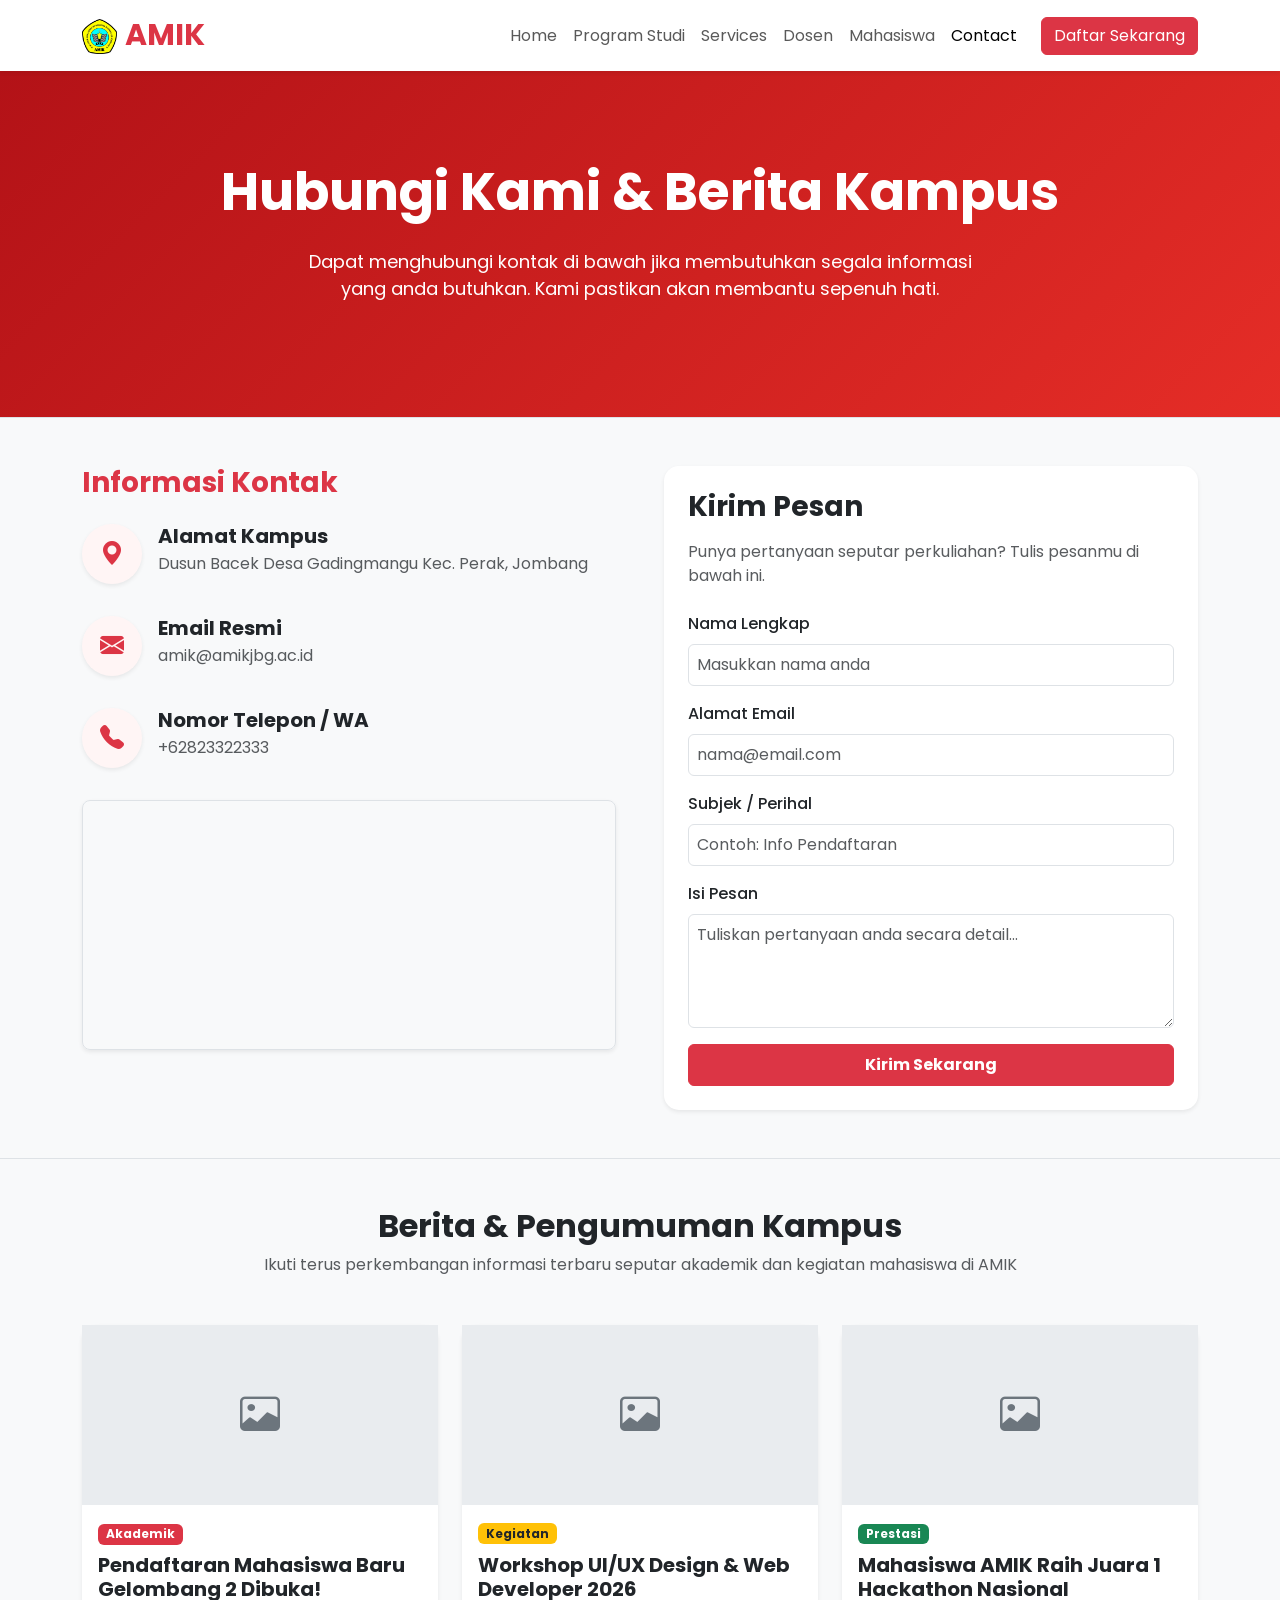
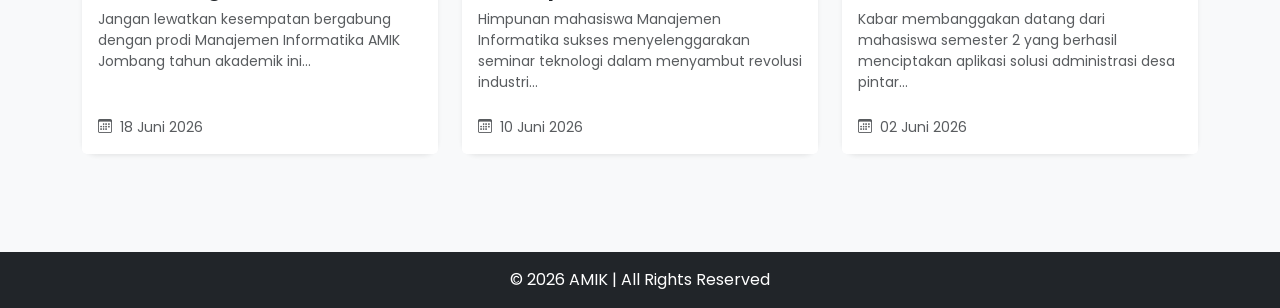
<file: contact.html>
<!DOCTYPE html>
<html lang="id">

<head>
    <meta charset="UTF-8">
    <meta name="viewport" content="width=device-width, initial-scale=1.0">

    <title>Contact & Berita | AMIK</title>

    <link href="https://cdn.jsdelivr.net/npm/bootstrap@5.3.7/dist/css/bootstrap.min.css" rel="stylesheet">
    <link rel="stylesheet" href="https://cdn.jsdelivr.net/npm/bootstrap-icons@1.13.1/font/bootstrap-icons.min.css">
    <link href="https://fonts.googleapis.com/css2?family=Poppins:wght@300;400;500;600;700&display=swap" rel="stylesheet">
    <link rel="stylesheet" href="css/style.css">
    <link rel="icon" type="png" href="logo-amik.png">


    <style>
        /* Animasi Fade Up */
        .fade-up {
            animation: fadeUp 0.8s ease forwards;
            opacity: 0;
            transform: translateY(20px);
        }

        @keyframes fadeUp {
            to {
                opacity: 1;
                transform: translateY(0);
            }
        }

        /* Hover Effect untuk Kartu Berita dan Kontak */
        .custom-card {
            transition: 0.3s ease;
            border: none;
            border-radius: 15px;
        }

        .custom-card:hover {
            transform: translateY(-5px);
            box-shadow: 0 15px 30px rgba(0,0,0,0.1) !important;
        }

        .icon-box {
            width: 60px;
            height: 60px;
            background: #fff5f5;
            color: #dc3545;
            display: flex;
            align-items: center;
            justify-content: center;
            border-radius: 50%;
            font-size: 1.5rem;
        }
    </style>
</head>

<body>

<nav class="navbar navbar-expand-lg navbar-light bg-white shadow-sm sticky-top">
    <div class="container">
        <a class="navbar-brand logo-reveal d-flex align-items-center" href="index.html">
    <!-- Gambar Logo Utama -->
    <div class="logo-img-wrapper">
        <img src="logo-amik.png" alt="Logo AMIK" height="35" class="logo-main">
    </div>
    <!-- Teks AMIK yang Tersembunyi (Akan muncul ke samping) -->
    <span class="logo-text fw-bold text-danger ms-2">AMIK</span>
</a>
        <button class="navbar-toggler" data-bs-toggle="collapse" data-bs-target="#menu">
            <span class="navbar-toggler-icon"></span>
        </button>

        <div class="collapse navbar-collapse" id="menu">
            <ul class="navbar-nav ms-auto">
                <li class="nav-item"><a class="nav-link" href="index.html">Home</a></li>
                <li class="nav-item"><a class="nav-link" href="jurusan.html">Program Studi</a></li>
                <li class="nav-item"><a class="nav-link" href="services.html">Services</a></li>
                <li class="nav-item"><a class="nav-link" href="dosen.html">Dosen</a></li>
                <li class="nav-item"><a class="nav-link" href="mahasiswa.html">Mahasiswa</a></li>
                <li class="nav-item"><a class="nav-link active" href="contact.html">Contact</a></li>
            </ul>
            <a href="#" class="btn btn-danger ms-lg-3">Daftar Sekarang</a>
        </div>
    </div>
</nav>

<section class="hero bg-light border-bottom">
    <div class="container text-center">
        <h1 class="fw-bold">Hubungi Kami & Berita Kampus</h1>
        <p class="mx-auto" style="max-width: 700px;">
    Dapat menghubungi kontak di bawah jika membutuhkan segala informasi yang anda butuhkan. Kami pastikan akan membantu sepenuh hati.
</p>
    </div>
</section>

<section class="py-5">
    <div class="container">
        <div class="row g-5">
            
            <div class="col-lg-6 fade-up" style="animation-delay: 0.1s;">
                <h3 class="fw-bold text-danger mb-4">Informasi Kontak</h3>
                
                <div class="d-flex align-items-start mb-4">
                    <div class="icon-box me-3 shadow-sm">
                        <i class="bi bi-geo-alt-fill"></i>
                    </div>
                    <div>
                        <h5 class="fw-bold mb-1">Alamat Kampus</h5>
                        <p class="text-muted">Dusun Bacek Desa Gadingmangu Kec. Perak, Jombang</p>
                    </div>
                </div>

                <div class="d-flex align-items-start mb-4">
                    <div class="icon-box me-3 shadow-sm">
                        <i class="bi bi-envelope-fill"></i>
                    </div>
                    <div>
                        <h5 class="fw-bold mb-1">Email Resmi</h5>
                        <p class="text-muted">amik@amikjbg.ac.id</p>
                    </div>
                </div>

                <div class="d-flex align-items-start mb-4">
                    <div class="icon-box me-3 shadow-sm">
                        <i class="bi bi-telephone-fill"></i>
                    </div>
                    <div>
                        <h5 class="fw-bold mb-1">Nomor Telepon / WA</h5>
                        <p class="text-muted">+62823322333</p>
                    </div>
                </div>

                <div class="mt-4 rounded-3 overflow-hidden shadow-sm border" style="height: 250px;">
                    <iframe 
                        src="https://www.google.com/maps/embed?pb=!1m18!1m12!1m3!1d3955.096832639652!2d112.15580477500266!3d-7.564420992449552!2m3!1f0!2f0!3f0!3m2!1i1024!2i768!4f13.1!3m3!1m2!1s0x2e78414188e68387%3A0xb2115f92916528c9!2sAMIK%20JOMBANG!5e0!3m2!1sid!2sid!4v1781842578075!5m2!1sid!2sid" 
                        width="100%" height="100%" style="border:0;" allowfullscreen="" loading="lazy" referrerpolicy="no-referrer-when-downgrade">
                    </iframe>
                </div>
            </div>

            <div class="col-lg-6 fade-up" style="animation-delay: 0.3s;">
                <div class="card p-4 shadow-sm border-0 custom-card bg-white">
                    <h3 class="fw-bold mb-3">Kirim Pesan</h3>
                    <p class="text-muted mb-4">Punya pertanyaan seputar perkuliahan? Tulis pesanmu di bawah ini.</p>
                    
                    <form action="#" method="POST">
                        <div class="mb-3">
                            <label class="form-label fw-medium">Nama Lengkap</label>
                            <input type="text" class="form-control p-2" placeholder="Masukkan nama anda" required>
                        </div>
                        <div class="mb-3">
                            <label class="form-label fw-medium">Alamat Email</label>
                            <input type="email" class="form-control p-2" placeholder="nama@email.com" required>
                        </div>
                        <div class="mb-3">
                            <label class="form-label fw-medium">Subjek / Perihal</label>
                            <input type="text" class="form-control p-2" placeholder="Contoh: Info Pendaftaran" required>
                        </div>
                        <div class="mb-3">
                            <label class="form-label fw-medium">Isi Pesan</label>
                            <textarea class="form-control p-2" rows="4" placeholder="Tuliskan pertanyaan anda secara detail..." required></textarea>
                        </div>
                        <button type="submit" class="btn btn-danger w-100 py-2 fw-bold">Kirim Sekarang</button>
                    </form>
                </div>
            </div>

        </div>
    </div>
</section>

<section class="py-5 bg-light border-top">
    <div class="container">
        
        <div class="text-center mb-5 fade-up" style="animation-delay: 0.1s;">
            <h2 class="fw-bold">Berita & Pengumuman Kampus</h2>
            <p class="text-muted">Ikuti terus perkembangan informasi terbaru seputar akademik dan kegiatan mahasiswa di AMIK</p>
        </div>

        <div class="row g-4">
            
            <div class="col-md-4 fade-up" style="animation-delay: 0.2s;">
                <div class="card h-100 shadow-sm custom-card">
                    <div style="height: 180px; background: #e9ecef;" class="d-flex align-items-center justify-content-center text-muted">
                        <i class="bi bi-image fs-1 text-secondary"></i>
                    </div>
                    <div class="card-body">
                        <span class="badge bg-danger mb-2">Akademik</span>
                        <h5 class="fw-bold card-title"><a href="#" class="text-decoration-none text-dark">Pendaftaran Mahasiswa Baru Gelombang 2 Dibuka!</a></h5>
                        <p class="card-text text-muted small">Jangan lewatkan kesempatan bergabung dengan prodi Manajemen Informatika AMIK Jombang tahun akademik ini...</p>
                    </div>
                    <div class="card-footer bg-white border-0 pb-3 text-muted small">
                        <i class="bi bi-calendar3 me-1"></i> 18 Juni 2026
                    </div>
                </div>
            </div>

            <div class="col-md-4 fade-up" style="animation-delay: 0.3s;">
                <div class="card h-100 shadow-sm custom-card">
                    <div style="height: 180px; background: #e9ecef;" class="d-flex align-items-center justify-content-center text-muted">
                        <i class="bi bi-image fs-1 text-secondary"></i>
                    </div>
                    <div class="card-body">
                        <span class="badge bg-warning text-dark mb-2">Kegiatan</span>
                        <h5 class="fw-bold card-title"><a href="#" class="text-decoration-none text-dark">Workshop UI/UX Design & Web Developer 2026</a></h5>
                        <p class="card-text text-muted small">Himpunan mahasiswa Manajemen Informatika sukses menyelenggarakan seminar teknologi dalam menyambut revolusi industri...</p>
                    </div>
                    <div class="card-footer bg-white border-0 pb-3 text-muted small">
                        <i class="bi bi-calendar3 me-1"></i> 10 Juni 2026
                    </div>
                </div>
            </div>

            <div class="col-md-4 fade-up" style="animation-delay: 0.4s;">
                <div class="card h-100 shadow-sm custom-card">
                    <div style="height: 180px; background: #e9ecef;" class="d-flex align-items-center justify-content-center text-muted">
                        <i class="bi bi-image fs-1 text-secondary"></i>
                    </div>
                    <div class="card-body">
                        <span class="badge bg-success mb-2">Prestasi</span>
                        <h5 class="fw-bold card-title"><a href="#" class="text-decoration-none text-dark">Mahasiswa AMIK Raih Juara 1 Hackathon Nasional</a></h5>
                        <p class="card-text text-muted small">Kabar membanggakan datang dari mahasiswa semester 2 yang berhasil menciptakan aplikasi solusi administrasi desa pintar...</p>
                    </div>
                    <div class="card-footer bg-white border-0 pb-3 text-muted small">
                        <i class="bi bi-calendar3 me-1"></i> 02 Juni 2026
                    </div>
                </div>
            </div>

        </div>
    </div>
</section>

<footer class="bg-dark text-white text-center py-3">
    © 2026 AMIK | All Rights Reserved
</footer>

<script src="https://cdn.jsdelivr.net/npm/bootstrap@5.3.7/dist/js/bootstrap.bundle.min.js"></script>

</body>
</html>
</file>
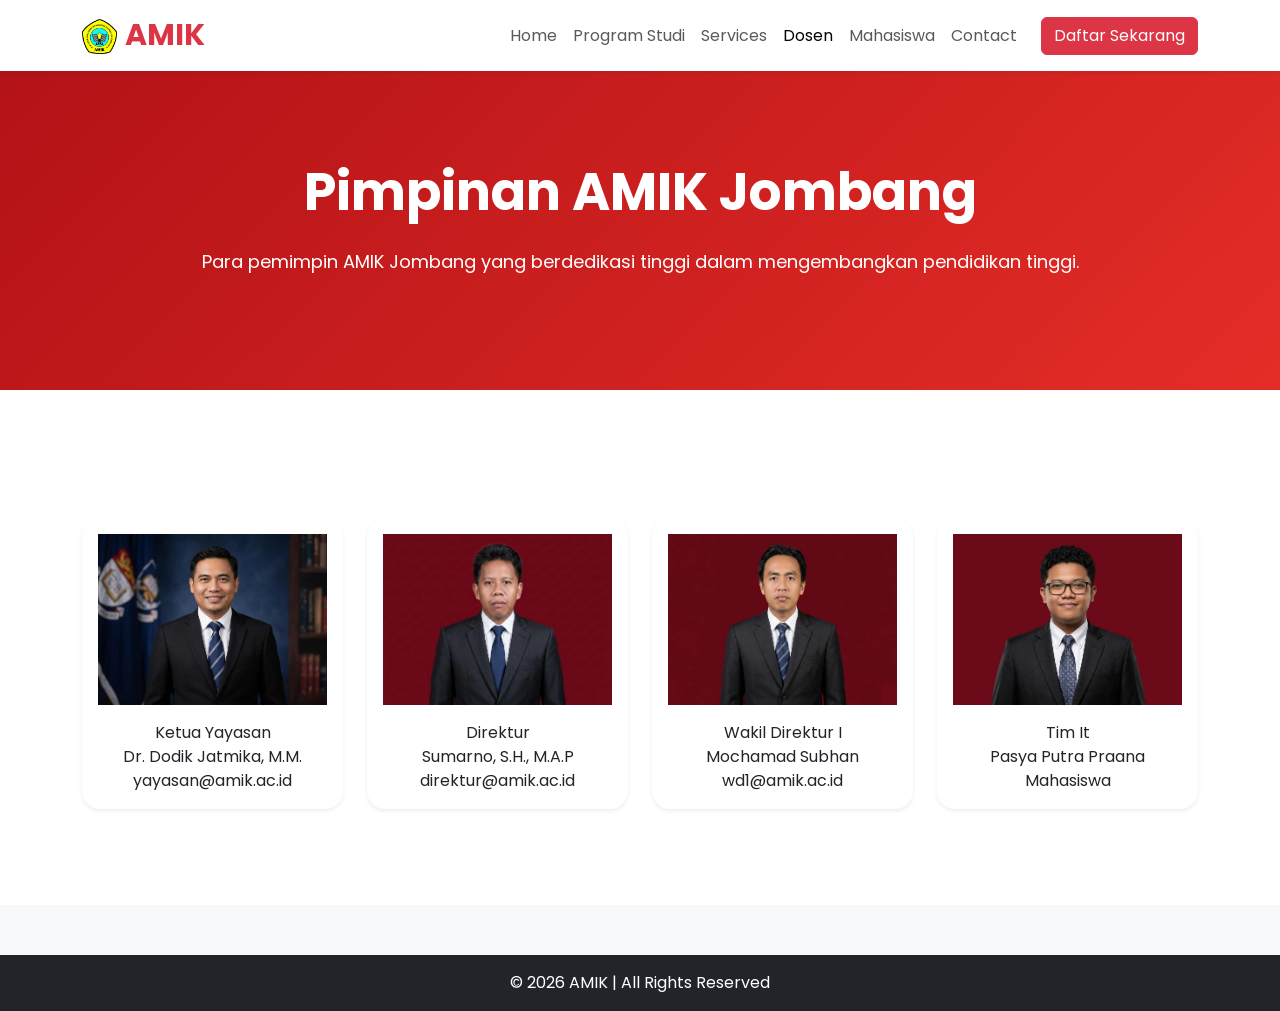
<file: dosen.html>
<!DOCTYPE html>
<html lang="id">

<head>
    <meta charset="UTF-8">
    <meta name="viewport" content="width=device-width, initial-scale=1.0">

    <title>Dosen | AMIK</title>

    <link href="https://cdn.jsdelivr.net/npm/bootstrap@5.3.7/dist/css/bootstrap.min.css" rel="stylesheet">

    <link rel="stylesheet"
        href="https://cdn.jsdelivr.net/npm/bootstrap-icons@1.13.1/font/bootstrap-icons.min.css">

    <link href="https://fonts.googleapis.com/css2?family=Poppins:wght@300;400;500;600;700&display=swap"
        rel="stylesheet">

    <link rel="stylesheet" href="css/style.css">
    <link rel="icon" type="png" href="logo-amik.png">

</head>

<body>

<!-- Navbar -->
<nav class="navbar navbar-expand-lg navbar-light bg-white shadow-sm sticky-top">
    <div class="container">
        <a class="navbar-brand logo-reveal d-flex align-items-center" href="index.html">
    <!-- Gambar Logo Utama -->
    <div class="logo-img-wrapper">
        <img src="logo-amik.png" alt="Logo AMIK" height="35" class="logo-main">
    </div>
    <!-- Teks AMIK yang Tersembunyi (Akan muncul ke samping) -->
    <span class="logo-text fw-bold text-danger ms-2">AMIK</span>
</a>
        <button class="navbar-toggler" data-bs-toggle="collapse" data-bs-target="#menu">
            <span class="navbar-toggler-icon"></span>
        </button>

        <div class="collapse navbar-collapse" id="menu">
            <ul class="navbar-nav ms-auto">
                <li class="nav-item"><a class="nav-link" href="index.html">Home</a></li>
                <li class="nav-item"><a class="nav-link" href="jurusan.html">Program Studi</a></li>
                <li class="nav-item"><a class="nav-link" href="services.html">Services</a></li>
                <li class="nav-item"><a class="nav-link active" href="dosen.html">Dosen</a></li>
                <li class="nav-item"><a class="nav-link" href="mahasiswa.html">Mahasiswa</a></li>
                <li class="nav-item"><a class="nav-link" href="contact.html">Contact</a></li>
            </ul>
            <a href="#" class="btn btn-danger ms-lg-3">Daftar Sekarang</a>
        </div>
    </div>
</nav>


<!-- Hero -->

<section class="hero">

<div class="container text-center">

<h1>Pimpinan AMIK Jombang</h1>

<p>

Para pemimpin AMIK Jombang yang berdedikasi tinggi dalam mengembangkan pendidikan tinggi.

</p>

</div>

</section>

<!-- Team Section -->
<section class="py-5 bg-white">
    <div class="container py-5">
        <div class="row g-4 mt-2">
            
            <!-- Ketua Yayasan -->
            <div class="col-md-3">
                <div class="card dosen-card text-center p-3 shadow-sm" data-bs-toggle="modal" data-bs-target="#modalDodik">
                    <img src="/kampus/img/Untitled design (3).jpg" class="dosen-img">
                    <div class="mt-3">
                        <span class="role">Ketua Yayasan</span>
                        <div class="name">Dr. Dodik Jatmika, M.M.</div>
                        <div class="email">yayasan@amik.ac.id</div>
                    </div>
                </div>
            </div>

            <!-- Direktur -->
            <div class="col-md-3">
                <div class="card dosen-card text-center p-3 shadow-sm" data-bs-toggle="modal" data-bs-target="#modalSumarno">
                    <img src="/kampus/img/Untitled design (4).jpg" class="dosen-img">
                    <div class="mt-3">
                        <span class="role">Direktur</span>
                        <div class="name">Sumarno, S.H., M.A.P</div>
                        <div class="email">direktur@amik.ac.id</div>
                    </div>
                </div>
            </div>

            <!-- WD I -->
            <div class="col-md-3">
                <div class="card dosen-card text-center p-3 shadow-sm" data-bs-toggle="modal" data-bs-target="#modalSubhan">
                    <img src="/kampus/img/Untitled design (5).jpg" class="dosen-img">
                    <div class="mt-3">
                        <span class="role">Wakil Direktur I</span>
                        <div class="name">Mochamad Subhan</div>
                        <div class="email">wd1@amik.ac.id</div>
                    </div>
                </div>
            </div>

            <!-- WD II -->
            <div class="col-md-3">
                <div class="card dosen-card text-center p-3 shadow-sm" data-bs-toggle="modal" data-bs-target="#modalUnknown">
                    <img src="/kampus/img/Untitled design (6).jpg" class="dosen-img">
                    <div class="mt-3">
                        <span class="role">Tim It</span>
                        <div class="name">Pasya Putra Praana</div>
                        <div class="email">Mahasiswa</div>
                    </div>
                </div>
            </div>

        </div>
    </div>
</section>

<!-- Footer -->

<footer class="bg-dark text-white text-center py-3">

© 2026 AMIK | All Rights Reserved

</footer>

<script src="https://cdn.jsdelivr.net/npm/bootstrap@5.3.7/dist/js/bootstrap.bundle.min.js"></script>

<!-- Modal Ketua Yayasan -->
<div class="modal fade" id="modalDodik" tabindex="-1" aria-hidden="true">
    <div class="modal-dialog modal-dialog-centered">
        <div class="modal-content border-0 rounded-4 shadow">
            <div class="modal-header border-0"><button type="button" class="btn-close" data-bs-dismiss="modal"></button></div>
            <div class="modal-body text-center px-4 pb-5">
                <img src="/kampus/img/Untitled design (3).jpg" class="rounded-circle mb-3 border border-4 border-light shadow-sm" style="width:120px; height:120px; object-fit:cover;">
                <h4 class="fw-bold mb-1">Dr. Dodik Jatmika, M.M.</h4>
                <p class="text-danger fw-bold mb-4">Ketua Yayasan AMIK Jombang</p>
                <div class="text-start bg-light p-3 rounded-3">
                    <h6 class="fw-bold"><i class="bi bi-info-circle me-2"></i>Profil Singkat</h6>
                    <p class="small text-muted mb-0">Berfokus pada pengembangan institusi dan visi global untuk mencetak lulusan IT yang kompetitif di industri digital.</p>
                </div>
            </div>
        </div>
    </div>
</div>

<!-- Modal Direktur -->
<div class="modal fade" id="modalSumarno" tabindex="-1" aria-hidden="true">
    <div class="modal-dialog modal-dialog-centered">
        <div class="modal-content border-0 rounded-4 shadow">
            <div class="modal-header border-0"><button type="button" class="btn-close" data-bs-dismiss="modal"></button></div>
            <div class="modal-body text-center px-4 pb-5">
                <img src="/kampus/img/Untitled design (4).jpg" class="rounded-circle mb-3 border border-4 border-light shadow-sm" style="width:120px; height:120px; object-fit:cover;">
                <h4 class="fw-bold mb-1">Sumarno, S.H., M.A.P</h4>
                <p class="text-danger fw-bold mb-4">Direktur AMIK Jombang</p>
                <div class="text-start bg-light p-3 rounded-3">
                    <h6 class="fw-bold"><i class="bi bi-info-circle me-2"></i>Profil Singkat</h6>
                    <p class="small text-muted mb-0">Bertanggung jawab penuh atas operasional kampus dan memastikan standar mutu pendidikan tinggi berjalan optimal.</p>
                </div>
            </div>
        </div>
    </div>
</div>

<!-- Modal WD 1 -->
<div class="modal fade" id="modalSubhan" tabindex="-1" aria-hidden="true">
    <div class="modal-dialog modal-dialog-centered">
        <div class="modal-content border-0 rounded-4 shadow">
            <div class="modal-header border-0"><button type="button" class="btn-close" data-bs-dismiss="modal"></button></div>
            <div class="modal-body text-center px-4 pb-5">
                <img src="/kampus/img/Untitled design (5).jpg" class="rounded-circle mb-3 border border-4 border-light shadow-sm" style="width:120px; height:120px; object-fit:cover;">
                <h4 class="fw-bold mb-1">Mochamad Subhan</h4>
                <p class="text-danger fw-bold mb-4">Wakil Direktur I</p>
                <div class="text-start bg-light p-3 rounded-3">
                    <h6 class="fw-bold"><i class="bi bi-info-circle me-2"></i>Profil Singkat</h6>
                    <p class="small text-muted mb-0">Mengelola bidang akademik, kurikulum, dan pengembangan kualitas dosen untuk mencetak lulusan unggulan.</p>
                </div>
            </div>
        </div>
    </div>
</div>

<!-- Modal WD 2 -->
<div class="modal fade" id="modalUnknown" tabindex="-1" aria-hidden="true">
    <div class="modal-dialog modal-dialog-centered">
        <div class="modal-content border-0 rounded-4 shadow">
            <div class="modal-header border-0"><button type="button" class="btn-close" data-bs-dismiss="modal"></button></div>
            <div class="modal-body text-center px-4 pb-5">
                <img src="/kampus/img/Untitled design (6).jpg" class="rounded-circle mb-3 border border-4 border-light shadow-sm" style="width:120px; height:120px; object-fit:cover;">
                <h4 class="fw-bold mb-1 text-muted">Pasya Putra Pramana</h4>
                <p class="text-secondary fw-bold mb-4">Tim It</p>
                <p class="small text-muted">Informasi mengenai pimpinan untuk jabatan ini sedang diperbarui.</p>
            </div>
        </div>
    </div>
</div>

<!-- Script Bootstrap -->
<script src="https://cdn.jsdelivr.net/npm/bootstrap@5.3.7/dist/js/bootstrap.bundle.min.js"></script>

</body>

</html>
</file>
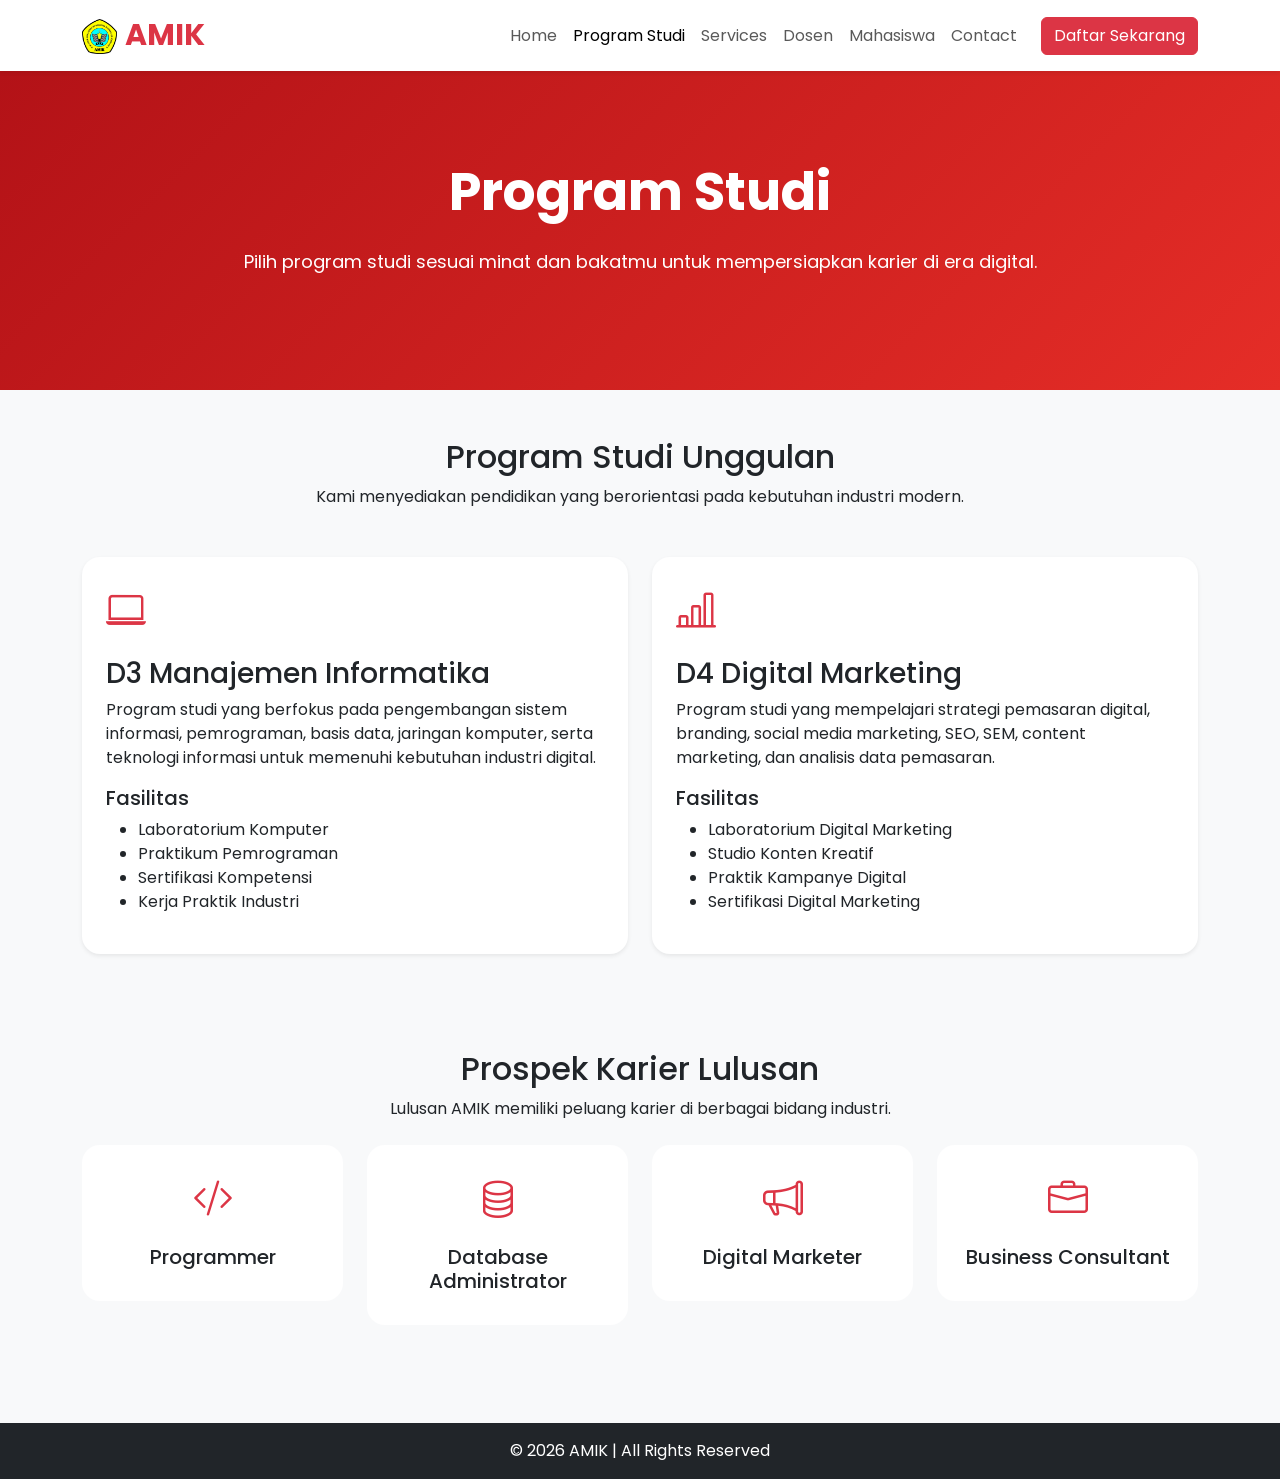
<file: jurusan.html>
<!DOCTYPE html>
<html lang="id">

<head>

    <meta charset="UTF-8">
    <meta name="viewport" content="width=device-width, initial-scale=1">

    <title>Program Studi | AMIK</title>

    <link href="https://cdn.jsdelivr.net/npm/bootstrap@5.3.7/dist/css/bootstrap.min.css" rel="stylesheet">

    <link rel="stylesheet"
        href="https://cdn.jsdelivr.net/npm/bootstrap-icons@1.13.1/font/bootstrap-icons.min.css">

    <link href="https://fonts.googleapis.com/css2?family=Poppins:wght@300;400;500;600;700&display=swap"
        rel="stylesheet">

    <link rel="stylesheet" href="css/style.css">
    <link rel="icon" type="png" href="logo-amik.png">

</head>

<body>

<!-- Navbar -->

<nav class="navbar navbar-expand-lg navbar-light bg-white shadow-sm sticky-top">
    <div class="container">
        <a class="navbar-brand logo-reveal d-flex align-items-center" href="index.html">
    <!-- Gambar Logo Utama -->
    <div class="logo-img-wrapper">
        <img src="logo-amik.png" alt="Logo AMIK" height="35" class="logo-main">
    </div>
    <!-- Teks AMIK yang Tersembunyi (Akan muncul ke samping) -->
    <span class="logo-text fw-bold text-danger ms-2">AMIK</span>
</a>
        <button class="navbar-toggler" data-bs-toggle="collapse" data-bs-target="#menu">
            <span class="navbar-toggler-icon"></span>
        </button>

        <div class="collapse navbar-collapse" id="menu">
            <ul class="navbar-nav ms-auto">
                <li class="nav-item"><a class="nav-link" href="index.html">Home</a></li>
                <li class="nav-item"><a class="nav-link active" href="jurusan.html">Program Studi</a></li>
                <li class="nav-item"><a class="nav-link" href="services.html">Services</a></li>
                <li class="nav-item"><a class="nav-link" href="dosen.html">Dosen</a></li>
                <li class="nav-item"><a class="nav-link" href="mahasiswa.html">Mahasiswa</a></li>
                <li class="nav-item"><a class="nav-link" href="contact.html">Contact</a></li>
            </ul>
            <a href="#" class="btn btn-danger ms-lg-3">Daftar Sekarang</a>
        </div>
    </div>
</nav>

<!-- Hero -->

<section class="hero">

<div class="container text-center">

<h1>Program Studi</h1>

<p>
Pilih program studi sesuai minat dan bakatmu untuk mempersiapkan karier di era digital.
</p>

</div>

</section>

<!-- Program Studi -->

<section class="py-5">

<div class="container">

<div class="text-center mb-5">

<h2>Program Studi Unggulan</h2>

<p>Kami menyediakan pendidikan yang berorientasi pada kebutuhan industri modern.</p>

</div>

<div class="row g-4">

<!-- D3 -->

<div class="col-lg-6">

<div class="card h-100 shadow-sm">

<div class="card-body p-4">

<div class="mb-3">

<i class="bi bi-laptop text-danger fs-1"></i>

</div>

<h3>D3 Manajemen Informatika</h3>

<p>

Program studi yang berfokus pada pengembangan sistem informasi,
pemrograman, basis data, jaringan komputer,
serta teknologi informasi untuk memenuhi kebutuhan industri digital.

</p>

<h5>Fasilitas</h5>

<ul>

<li>Laboratorium Komputer</li>

<li>Praktikum Pemrograman</li>

<li>Sertifikasi Kompetensi</li>

<li>Kerja Praktik Industri</li>

</ul>

</div>

</div>

</div>

<!-- D4 -->

<div class="col-lg-6">

<div class="card h-100 shadow-sm">

<div class="card-body p-4">

<div class="mb-3">

<i class="bi bi-bar-chart-line text-danger fs-1"></i>

</div>

<h3>D4 Digital Marketing</h3>

<p>

Program studi yang mempelajari strategi pemasaran digital,
branding,
social media marketing,
SEO,
SEM,
content marketing,
dan analisis data pemasaran.

</p>

<h5>Fasilitas</h5>

<ul>

<li>Laboratorium Digital Marketing</li>

<li>Studio Konten Kreatif</li>

<li>Praktik Kampanye Digital</li>

<li>Sertifikasi Digital Marketing</li>

</ul>

</div>

</div>

</div>

</div>

</div>

</section>

<!-- Prospek -->

<section class="bg-light py-5">

<div class="container">

<div class="text-center mb-4">

<h2>Prospek Karier Lulusan</h2>

<p>Lulusan AMIK memiliki peluang karier di berbagai bidang industri.</p>

</div>

<div class="row text-center">

<div class="col-md-3">

<div class="card p-4">

<i class="bi bi-code-slash fs-1 text-danger"></i>

<h5 class="mt-3">Programmer</h5>

</div>

</div>

<div class="col-md-3">

<div class="card p-4">

<i class="bi bi-database fs-1 text-danger"></i>

<h5 class="mt-3">Database Administrator</h5>

</div>

</div>

<div class="col-md-3">

<div class="card p-4">

<i class="bi bi-megaphone fs-1 text-danger"></i>

<h5 class="mt-3">Digital Marketer</h5>

</div>

</div>

<div class="col-md-3">

<div class="card p-4">

<i class="bi bi-briefcase fs-1 text-danger"></i>

<h5 class="mt-3">Business Consultant</h5>

</div>

</div>

</div>

</div>

</section>

<!-- Footer -->

<footer class="bg-dark text-white text-center py-3">

© 2026 AMIK | All Rights Reserved

</footer>

<script src="https://cdn.jsdelivr.net/npm/bootstrap@5.3.7/dist/js/bootstrap.bundle.min.js"></script>

</body>

</html>
</file>
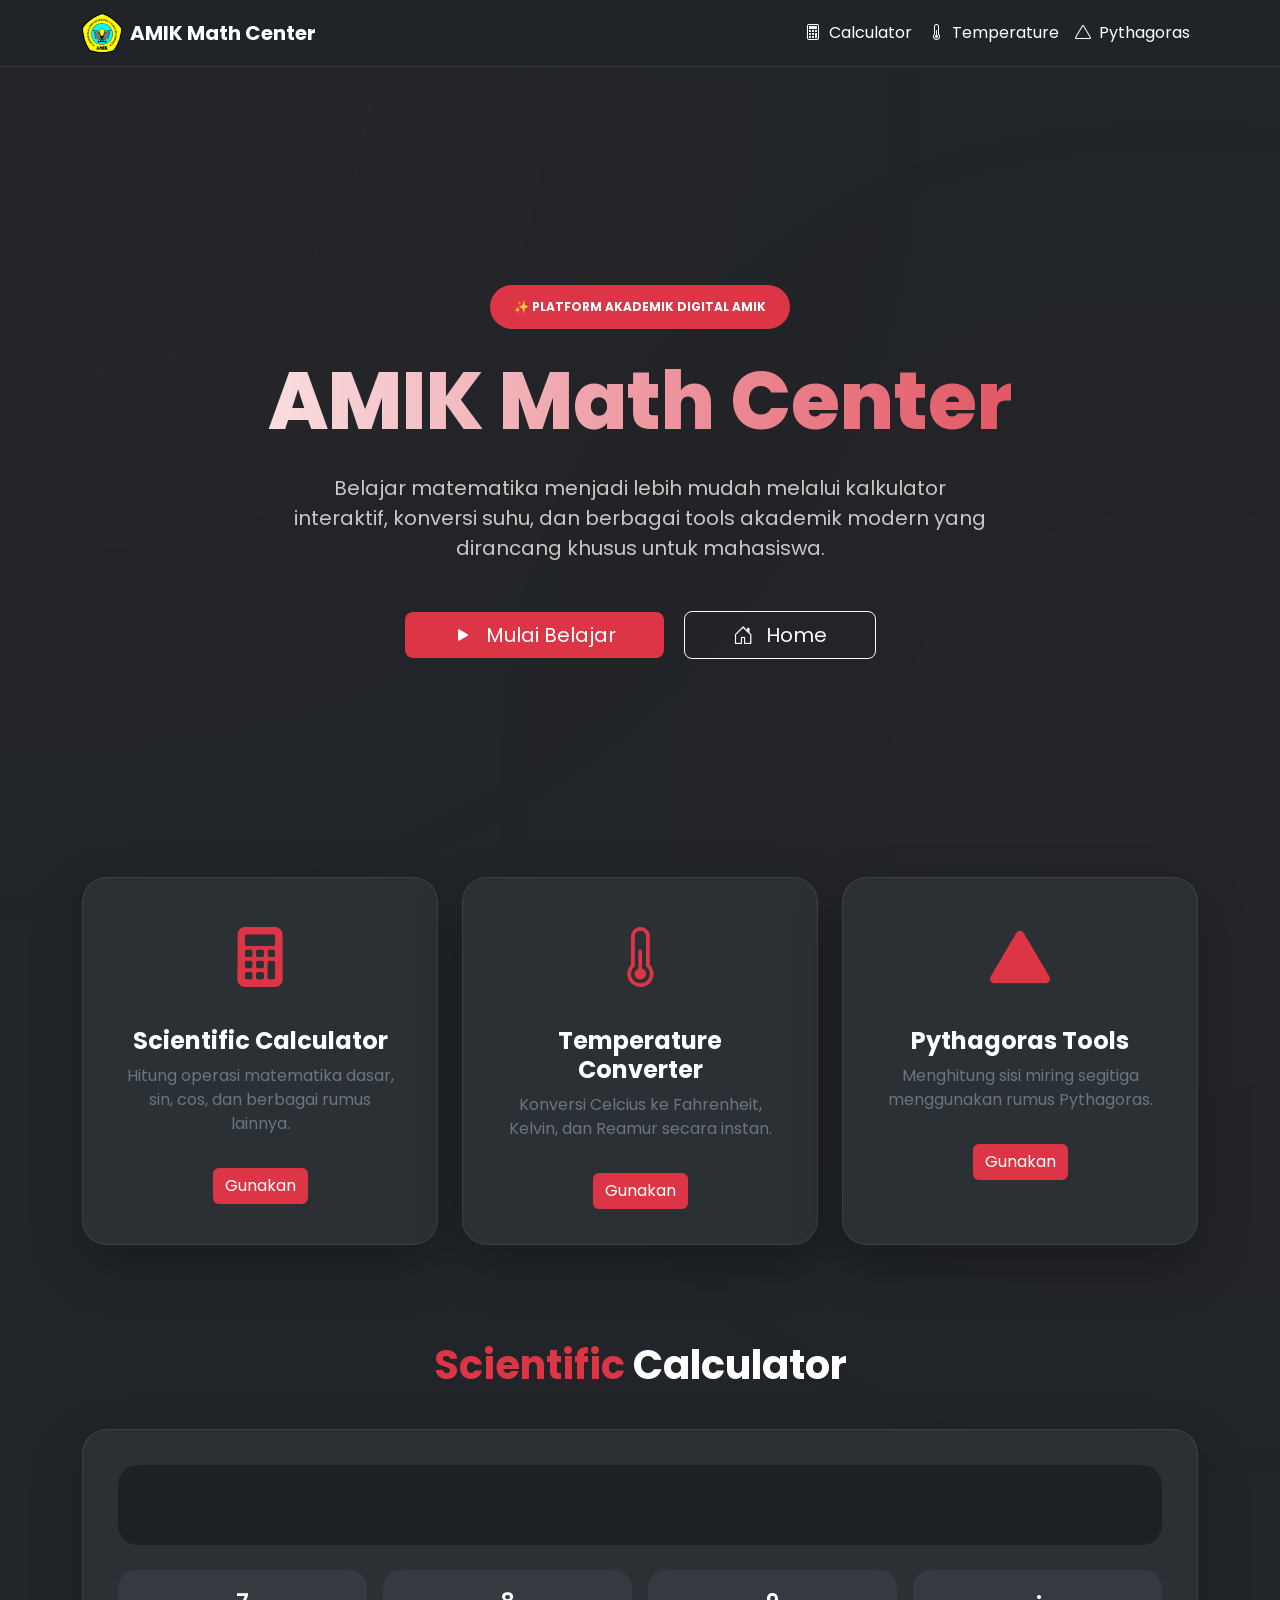
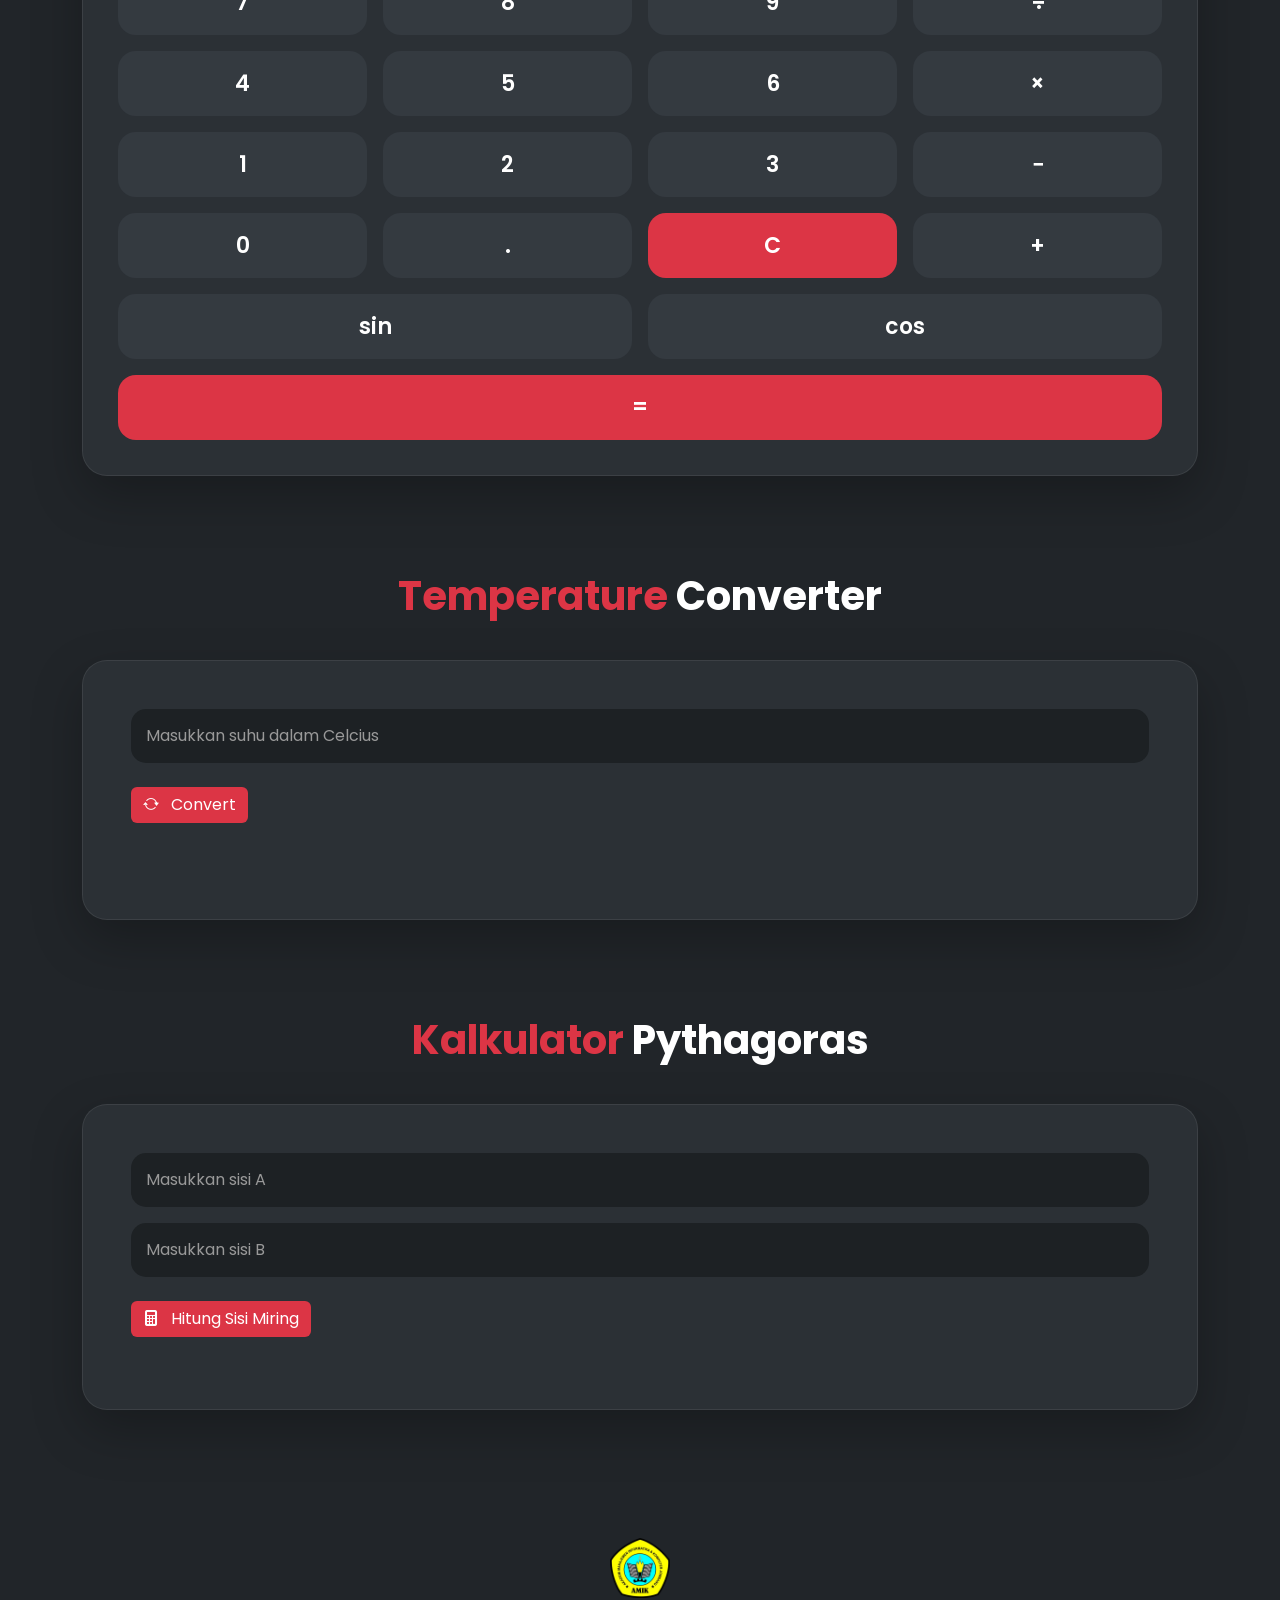
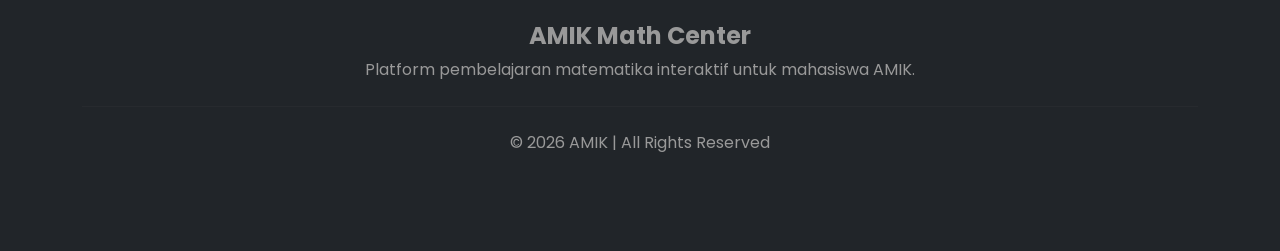
<file: math.html>
<!DOCTYPE html>
<html lang="id">

<head>

<meta charset="UTF-8">
<meta name="viewport" content="width=device-width, initial-scale=1.0">

<title>AMIK Math Center</title>

<link href="https://cdn.jsdelivr.net/npm/bootstrap@5.3.7/dist/css/bootstrap.min.css" rel="stylesheet">

<link rel="stylesheet"
href="https://cdn.jsdelivr.net/npm/bootstrap-icons@1.13.1/font/bootstrap-icons.min.css">

<link href="https://fonts.googleapis.com/css2?family=Poppins:wght@300;400;500;600;700;800&display=swap"
rel="stylesheet">

<link rel="icon" href="logo-amik.png">

<style>

*{
    margin:0;
    padding:0;
    box-sizing:border-box;
    font-family:'Poppins',sans-serif;
}

html{
    scroll-behavior:smooth;
}

body{

    background:#212529;
    color:white;
    overflow-x:hidden;

}


/* BACKGROUND EFFECT */

body::before{

    content:'';

    position:fixed;

    width:700px;
    height:700px;

    background:#dc3545;

    filter:blur(300px);

    opacity:.08;

    top:-300px;
    left:-300px;

    z-index:-1;

}

body::after{

    content:'';

    position:fixed;

    width:600px;
    height:600px;

    background:#dc3545;

    filter:blur(250px);

    opacity:.05;

    right:-200px;
    bottom:-200px;

    z-index:-1;

}


/* NAVBAR */

.navbar{

    background:rgba(33,37,41,.9)!important;

    backdrop-filter:blur(20px);

    border-bottom:1px solid rgba(255,255,255,.1);

}

.nav-link{

    color:white!important;

    transition:.3s;

}

.nav-link:hover{

    color:#dc3545!important;

}


/* HERO */

.hero{

    min-height:90vh;

    display:flex;

    align-items:center;

    position:relative;

}

.hero h1{

    font-size:5rem;

    font-weight:800;

    background:
    linear-gradient(
        90deg,
        #ffffff,
        #dc3545
    );

    -webkit-background-clip:text;

    -webkit-text-fill-color:transparent;

}

.hero p{

    color:#c7c7c7;

    max-width:700px;

    margin:auto;

}


/* GLASS CARD */

.glass{

    background:#2b3035;

    border-radius:25px;

    border:1px solid rgba(255,255,255,.08);

    box-shadow:
    0 20px 50px rgba(0,0,0,.25);

}


/* TOOL CARD */

.tool-card{

    padding:35px;

    transition:.4s;

}

.tool-card:hover{

    transform:
    translateY(-10px)
    scale(1.02);

}


/* SECTION */

.section-title{

    font-size:2.5rem;

    font-weight:700;

    margin-bottom:40px;

    text-align:center;

}

.section-title span{

    color:#dc3545;

}


/* CALCULATOR */

.calc-display{

    width:100%;

    height:80px;

    border:none;

    border-radius:20px;

    background:#1d2124;

    color:white;

    padding:20px;

    font-size:28px;

    margin-bottom:25px;

}

.calc-btn{

    width:100%;

    height:65px;

    border:none;

    border-radius:18px;

    background:#343a40;

    color:white;

    font-size:22px;

    transition:.3s;

    font-weight:600;

}

.calc-btn:hover{

    background:#dc3545;

    transform:scale(1.05);

}


/* INPUT */

.form-control{

    background:#1d2124!important;

    border:none!important;

    color:white!important;

    padding:15px;

    border-radius:15px;

}

.form-control::placeholder{

    color:#999;

}


/* BUTTON */

.btn-danger{

    background:#dc3545;

    border:none;

    transition:.3s;

}

.btn-danger:hover{

    transform:translateY(-3px);

    box-shadow:
    0 10px 30px rgba(220,53,69,.3);

}


/* SCROLL ANIMATION */

.hidden{

    opacity:0;

    transform:translateY(80px);

    transition:1s;

}

.show{

    opacity:1;

    transform:translateY(0);

}


/* FOOTER */

footer{

    padding:80px 0;

    text-align:center;

    color:#999;

}


/* RESPONSIVE */

@media(max-width:768px){

.hero h1{

    font-size:3rem;

}

.section-title{

    font-size:2rem;

}

}

</style>

</head>

<body>

<!-- =======================
     NAVBAR
======================= -->

<nav class="navbar navbar-expand-lg sticky-top">

    <div class="container">

        <a class="navbar-brand d-flex align-items-center text-white fw-bold"
           href="index.html">

            <img src="logo-amik.png"
                 height="40"
                 class="me-2">

            AMIK Math Center

        </a>

        <button class="navbar-toggler bg-light"
                data-bs-toggle="collapse"
                data-bs-target="#menu">

            <span class="navbar-toggler-icon"></span>

        </button>

        <div class="collapse navbar-collapse" id="menu">

            <ul class="navbar-nav ms-auto">

                <li class="nav-item">
                    <a class="nav-link" href="#calculator">
                        <i class="bi bi-calculator me-1"></i>
                        Calculator
                    </a>
                </li>

                <li class="nav-item">
                    <a class="nav-link" href="#temperature">
                        <i class="bi bi-thermometer-half me-1"></i>
                        Temperature
                    </a>
                </li>

                <li class="nav-item">
                    <a class="nav-link" href="#pythagoras">
                        <i class="bi bi-triangle me-1"></i>
                        Pythagoras
                    </a>
                </li>

            </ul>

        </div>

    </div>

</nav>


<!-- =======================
     HERO
======================= -->

<section class="hero">

    <div class="container text-center">

        <span class="badge bg-danger px-4 py-3 rounded-pill mb-4">

            ✨ PLATFORM AKADEMIK DIGITAL AMIK

        </span>

        <h1>

            AMIK Math Center

        </h1>

        <p class="mt-4 fs-5">

            Belajar matematika menjadi lebih mudah melalui
            kalkulator interaktif, konversi suhu,
            dan berbagai tools akademik modern
            yang dirancang khusus untuk mahasiswa.

        </p>

        <div class="mt-5">

            <a href="#calculator"
               class="btn btn-danger btn-lg px-5 me-3">

                <i class="bi bi-play-fill me-2"></i>

                Mulai Belajar

            </a>

            <a href="index.html"
               class="btn btn-outline-light btn-lg px-5">

                <i class="bi bi-house-door me-2"></i>

                Home

            </a>

        </div>

    </div>

</section>


<!-- =======================
     QUICK TOOLS
======================= -->

<section class="pb-5 hidden">

    <div class="container">

        <div class="row g-4">

            <!-- Calculator -->

            <div class="col-lg-4">

                <div class="glass tool-card text-center h-100">

                    <div class="mb-4">

                        <i class="bi bi-calculator-fill
                                  text-danger"
                           style="font-size:60px">

                        </i>

                    </div>

                    <h4 class="fw-bold">

                        Scientific Calculator

                    </h4>

                    <p class="text-secondary">

                        Hitung operasi matematika dasar,
                        sin, cos, dan berbagai rumus lainnya.

                    </p>

                    <a href="#calculator"
                       class="btn btn-danger mt-3">

                        Gunakan

                    </a>

                </div>

            </div>


            <!-- Temperature -->

            <div class="col-lg-4">

                <div class="glass tool-card text-center h-100">

                    <div class="mb-4">

                        <i class="bi bi-thermometer-half
                                  text-danger"
                           style="font-size:60px">

                        </i>

                    </div>

                    <h4 class="fw-bold">

                        Temperature Converter

                    </h4>

                    <p class="text-secondary">

                        Konversi Celcius ke Fahrenheit,
                        Kelvin, dan Reamur secara instan.

                    </p>

                    <a href="#temperature"
                       class="btn btn-danger mt-3">

                        Gunakan

                    </a>

                </div>

            </div>


            <!-- Pythagoras -->

            <div class="col-lg-4">

                <div class="glass tool-card text-center h-100">

                    <div class="mb-4">

                        <i class="bi bi-triangle-fill
                                  text-danger"
                           style="font-size:60px">

                        </i>

                    </div>

                    <h4 class="fw-bold">

                        Pythagoras Tools

                    </h4>

                    <p class="text-secondary">

                        Menghitung sisi miring segitiga
                        menggunakan rumus Pythagoras.

                    </p>

                    <a href="#pythagoras"
                       class="btn btn-danger mt-3">

                        Gunakan

                    </a>

                </div>

            </div>

        </div>

    </div>

</section>

<!-- =======================
     SCIENTIFIC CALCULATOR
======================= -->

<section id="calculator" class="py-5 hidden">

    <div class="container">

        <h2 class="section-title">

            <span>Scientific</span> Calculator

        </h2>

        <div class="glass tool-card">

            <input
                id="display"
                class="calc-display"
                readonly>

            <div class="row g-3">

                <div class="col-3"><button class="calc-btn" onclick="appendValue('7')">7</button></div>
                <div class="col-3"><button class="calc-btn" onclick="appendValue('8')">8</button></div>
                <div class="col-3"><button class="calc-btn" onclick="appendValue('9')">9</button></div>
                <div class="col-3"><button class="calc-btn" onclick="appendValue('/')">÷</button></div>

                <div class="col-3"><button class="calc-btn" onclick="appendValue('4')">4</button></div>
                <div class="col-3"><button class="calc-btn" onclick="appendValue('5')">5</button></div>
                <div class="col-3"><button class="calc-btn" onclick="appendValue('6')">6</button></div>
                <div class="col-3"><button class="calc-btn" onclick="appendValue('*')">×</button></div>

                <div class="col-3"><button class="calc-btn" onclick="appendValue('1')">1</button></div>
                <div class="col-3"><button class="calc-btn" onclick="appendValue('2')">2</button></div>
                <div class="col-3"><button class="calc-btn" onclick="appendValue('3')">3</button></div>
                <div class="col-3"><button class="calc-btn" onclick="appendValue('-')">−</button></div>

                <div class="col-3"><button class="calc-btn" onclick="appendValue('0')">0</button></div>
                <div class="col-3"><button class="calc-btn" onclick="appendValue('.')">.</button></div>

                <div class="col-3">
                    <button
                        class="calc-btn bg-danger"
                        onclick="clearDisplay()">

                        C

                    </button>
                </div>

                <div class="col-3">
                    <button
                        class="calc-btn"
                        onclick="appendValue('+')">

                        +

                    </button>
                </div>

                <div class="col-6">
                    <button
                        class="calc-btn"
                        onclick="appendValue('Math.sin(')">

                        sin

                    </button>
                </div>

                <div class="col-6">
                    <button
                        class="calc-btn"
                        onclick="appendValue('Math.cos(')">

                        cos

                    </button>
                </div>

                <div class="col-12">

                    <button
                        class="calc-btn bg-danger"
                        onclick="calculate()">

                        =

                    </button>

                </div>

            </div>

        </div>

    </div>

</section>

<!-- =======================
     TEMPERATURE
======================= -->

<section id="temperature" class="py-5 hidden">

    <div class="container">

        <h2 class="section-title">

            <span>Temperature</span> Converter

        </h2>

        <div class="glass p-5">

            <input
                type="number"
                id="celcius"
                class="form-control mb-4"
                placeholder="Masukkan suhu dalam Celcius">

            <button
                class="btn btn-danger"
                onclick="convertTemp()">

                <i class="bi bi-arrow-repeat me-2"></i>

                Convert

            </button>

            <div class="mt-5">

                <div class="mb-3">
                    <h5 id="fahrenheit"></h5>
                </div>

                <div class="mb-3">
                    <h5 id="kelvin"></h5>
                </div>

                <div>
                    <h5 id="reamur"></h5>
                </div>

            </div>

        </div>

    </div>

</section>

<!-- =======================
     PYTHAGORAS
======================= -->

<section id="pythagoras" class="py-5 hidden">

    <div class="container">

        <h2 class="section-title">

            <span>Kalkulator</span> Pythagoras

        </h2>

        <div class="glass p-5">

            <input
                type="number"
                id="a"
                class="form-control mb-3"
                placeholder="Masukkan sisi A">

            <input
                type="number"
                id="b"
                class="form-control mb-4"
                placeholder="Masukkan sisi B">

            <button
                class="btn btn-danger"
                onclick="hitungMiring()">

                <i class="bi bi-calculator-fill me-2"></i>

                Hitung Sisi Miring

            </button>

            <div class="mt-4">

                <h3 id="hasilMiring">

                </h3>

            </div>

        </div>

    </div>

</section>

<!-- =======================
     FOOTER
======================= -->

<footer>

    <div class="container">

        <img
            src="logo-amik.png"
            height="60"
            class="mb-4">

        <h4 class="fw-bold">

            AMIK Math Center

        </h4>

        <p>

            Platform pembelajaran matematika interaktif
            untuk mahasiswa AMIK.

        </p>

        <hr
            class="my-4"
            style="border-color:rgba(255,255,255,.1)">

        <p>

            © 2026 AMIK | All Rights Reserved

        </p>

    </div>

</footer>

<script>

const display = document.getElementById("display");

function appendValue(val){

    display.value += val;

}

function clearDisplay(){

    display.value = '';

}

function calculate(){

    try{

        display.value = eval(display.value);

    }

    catch{

        display.value = "ERROR";

    }

}


function convertTemp(){

    let c = parseFloat(celcius.value);

    if(isNaN(c)) return;

    fahrenheit.innerHTML =
        `🌡 Fahrenheit : ${(c*9/5+32).toFixed(2)} °F`;

    kelvin.innerHTML =
        `🔥 Kelvin : ${(c+273.15).toFixed(2)} K`;

    reamur.innerHTML =
        `❄ Reamur : ${(c*0.8).toFixed(2)} °R`;

}


function hitungMiring(){

    let a1 = parseFloat(a.value);

    let b1 = parseFloat(b.value);

    if(isNaN(a1)||isNaN(b1)) return;

    let c = Math.sqrt(a1*a1+b1*b1);

    hasilMiring.innerHTML =
        `📐 Sisi miring = ${c.toFixed(2)}`;

}


/* SCROLL REVEAL */

const observer = new IntersectionObserver(entries=>{

    entries.forEach(entry=>{

        if(entry.isIntersecting){

            entry.target.classList.add("show");

        }

    });

});

document.querySelectorAll(".hidden").forEach(el=>{

    observer.observe(el);

});

</script>

<script src="https://cdn.jsdelivr.net/npm/bootstrap@5.3.7/dist/js/bootstrap.bundle.min.js"></script>

</body>

</html>
</file>
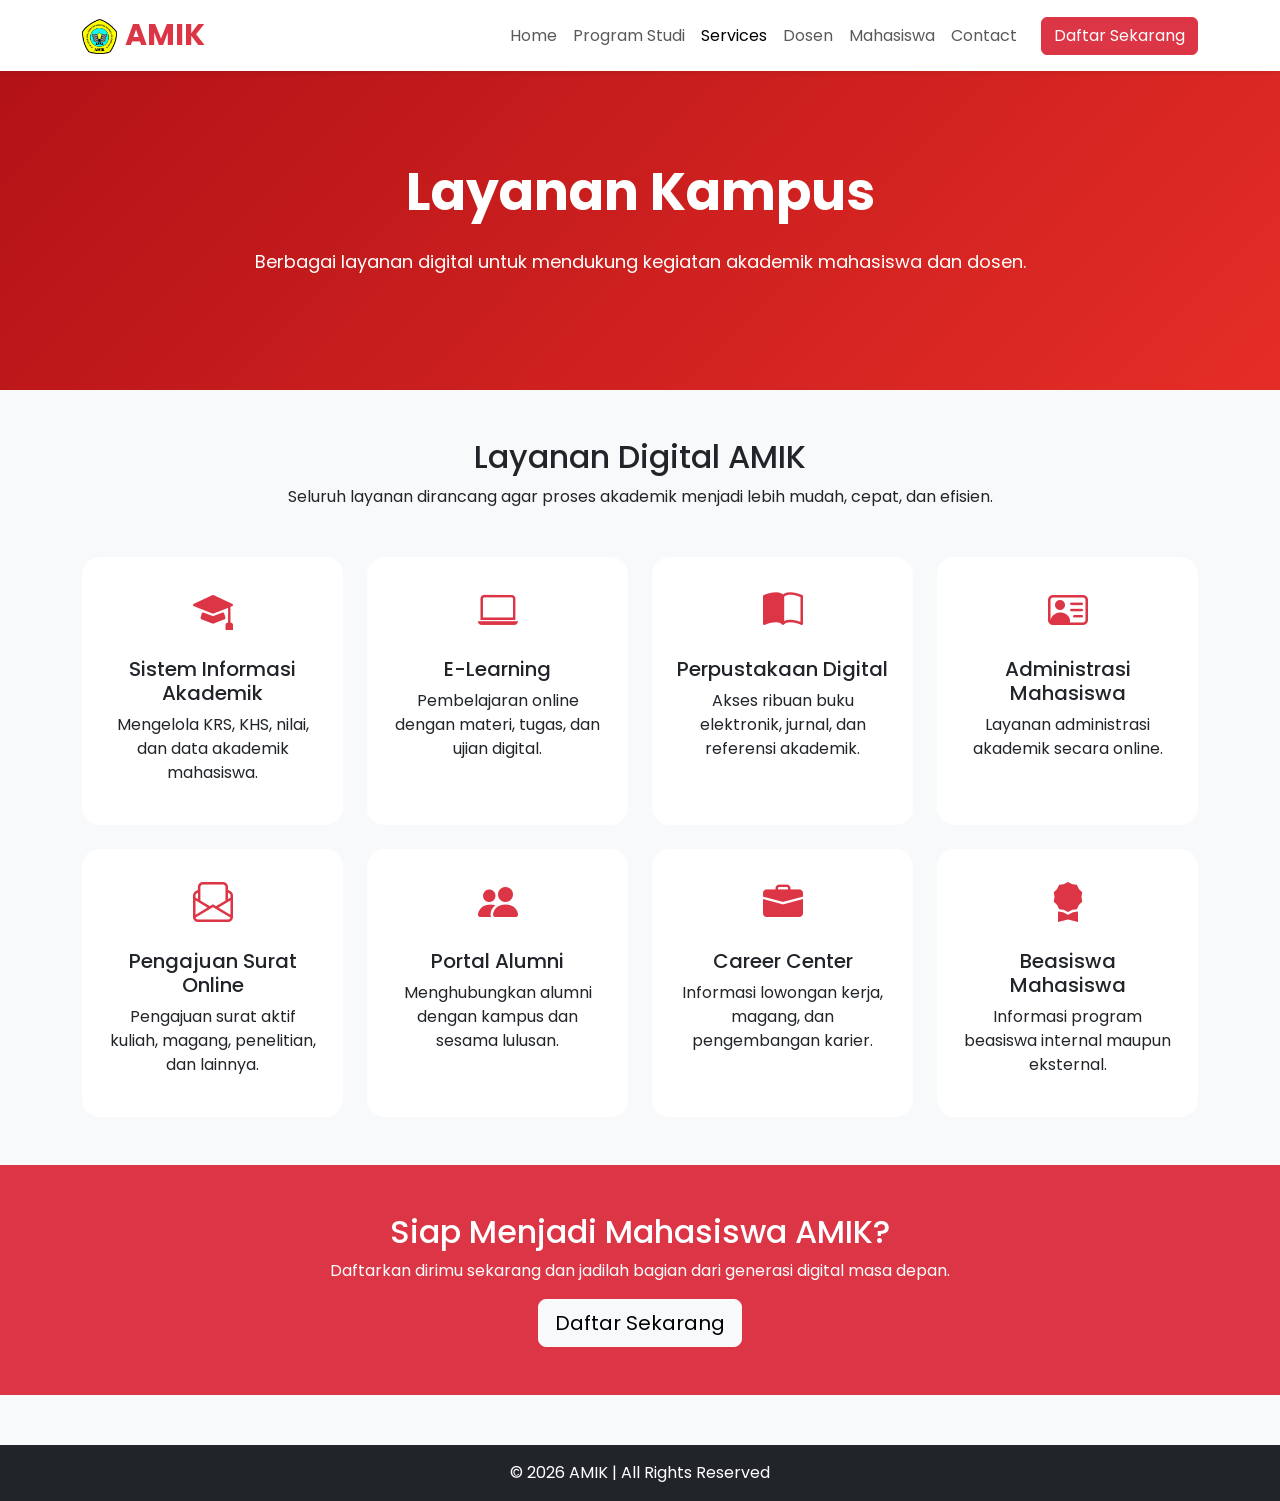
<file: services.html>
<!DOCTYPE html>
<html lang="id">

<head>
    <meta charset="UTF-8">
    <meta name="viewport" content="width=device-width, initial-scale=1.0">

    <title>Layanan Kampus | AMIK</title>

    <link href="https://cdn.jsdelivr.net/npm/bootstrap@5.3.7/dist/css/bootstrap.min.css" rel="stylesheet">

    <link rel="stylesheet"
        href="https://cdn.jsdelivr.net/npm/bootstrap-icons@1.13.1/font/bootstrap-icons.min.css">

    <link href="https://fonts.googleapis.com/css2?family=Poppins:wght@300;400;500;600;700&display=swap"
        rel="stylesheet">

    <link rel="stylesheet" href="css/style.css">
    <link rel="icon" type="png" href="logo-amik.png">

</head>

<body>

<!-- Navbar -->

<nav class="navbar navbar-expand-lg navbar-light bg-white shadow-sm sticky-top">
    <div class="container">
        <a class="navbar-brand logo-reveal d-flex align-items-center" href="index.html">
    <!-- Gambar Logo Utama -->
    <div class="logo-img-wrapper">
        <img src="logo-amik.png" alt="Logo AMIK" height="35" class="logo-main">
    </div>
    <!-- Teks AMIK yang Tersembunyi (Akan muncul ke samping) -->
    <span class="logo-text fw-bold text-danger ms-2">AMIK</span>
</a>
        <button class="navbar-toggler" data-bs-toggle="collapse" data-bs-target="#menu">
            <span class="navbar-toggler-icon"></span>
        </button>

        <div class="collapse navbar-collapse" id="menu">
            <ul class="navbar-nav ms-auto">
                <li class="nav-item"><a class="nav-link" href="index.html">Home</a></li>
                <li class="nav-item"><a class="nav-link" href="jurusan.html">Program Studi</a></li>
                <li class="nav-item"><a class="nav-link active" href="services.html">Services</a></li>
                <li class="nav-item"><a class="nav-link" href="dosen.html">Dosen</a></li>
                <li class="nav-item"><a class="nav-link" href="mahasiswa.html">Mahasiswa</a></li>
                <li class="nav-item"><a class="nav-link" href="contact.html">Contact</a></li>
            </ul>
            <a href="#" class="btn btn-danger ms-lg-3">Daftar Sekarang</a>
        </div>
    </div>
</nav>

</div>

</div>

</nav>

<!-- Hero -->

<section class="hero">

<div class="container text-center">

<h1>Layanan Kampus</h1>

<p>

Berbagai layanan digital untuk mendukung kegiatan akademik mahasiswa dan dosen.

</p>

</div>

</section>

<!-- Services -->

<section class="py-5">

<div class="container">

<div class="text-center mb-5">

<h2>Layanan Digital AMIK</h2>

<p>

Seluruh layanan dirancang agar proses akademik menjadi lebih mudah, cepat, dan efisien.

</p>

</div>

<div class="row g-4">

<div class="col-md-6 col-lg-3">

<div class="card text-center h-100 p-4">

<i class="bi bi-mortarboard-fill fs-1 text-danger mb-3"></i>

<h5>Sistem Informasi Akademik</h5>

<p>Mengelola KRS, KHS, nilai, dan data akademik mahasiswa.</p>

</div>

</div>

<div class="col-md-6 col-lg-3">

<div class="card text-center h-100 p-4">

<i class="bi bi-laptop fs-1 text-danger mb-3"></i>

<h5>E-Learning</h5>

<p>Pembelajaran online dengan materi, tugas, dan ujian digital.</p>

</div>

</div>

<div class="col-md-6 col-lg-3">

<div class="card text-center h-100 p-4">

<i class="bi bi-book-half fs-1 text-danger mb-3"></i>

<h5>Perpustakaan Digital</h5>

<p>Akses ribuan buku elektronik, jurnal, dan referensi akademik.</p>

</div>

</div>

<div class="col-md-6 col-lg-3">

<div class="card text-center h-100 p-4">

<i class="bi bi-person-vcard fs-1 text-danger mb-3"></i>

<h5>Administrasi Mahasiswa</h5>

<p>Layanan administrasi akademik secara online.</p>

</div>

</div>

<div class="col-md-6 col-lg-3">

<div class="card text-center h-100 p-4">

<i class="bi bi-envelope-paper fs-1 text-danger mb-3"></i>

<h5>Pengajuan Surat Online</h5>

<p>Pengajuan surat aktif kuliah, magang, penelitian, dan lainnya.</p>

</div>

</div>

<div class="col-md-6 col-lg-3">

<div class="card text-center h-100 p-4">

<i class="bi bi-people-fill fs-1 text-danger mb-3"></i>

<h5>Portal Alumni</h5>

<p>Menghubungkan alumni dengan kampus dan sesama lulusan.</p>

</div>

</div>

<div class="col-md-6 col-lg-3">

<div class="card text-center h-100 p-4">

<i class="bi bi-briefcase-fill fs-1 text-danger mb-3"></i>

<h5>Career Center</h5>

<p>Informasi lowongan kerja, magang, dan pengembangan karier.</p>

</div>

</div>

<div class="col-md-6 col-lg-3">

<div class="card text-center h-100 p-4">

<i class="bi bi-award-fill fs-1 text-danger mb-3"></i>

<h5>Beasiswa Mahasiswa</h5>

<p>Informasi program beasiswa internal maupun eksternal.</p>

</div>

</div>

</div>

</div>

</section>

<!-- CTA -->

<section class="py-5 bg-danger text-white">

<div class="container text-center">

<h2>Siap Menjadi Mahasiswa AMIK?</h2>

<p>

Daftarkan dirimu sekarang dan jadilah bagian dari generasi digital masa depan.

</p>

<a href="#" class="btn btn-light btn-lg">

Daftar Sekarang

</a>

</div>

</section>

<!-- Footer -->

<footer class="bg-dark text-white text-center py-3">

© 2026 AMIK | All Rights Reserved

</footer>

<script src="https://cdn.jsdelivr.net/npm/bootstrap@5.3.7/dist/js/bootstrap.bundle.min.js"></script>

</body>

</html>
</file>
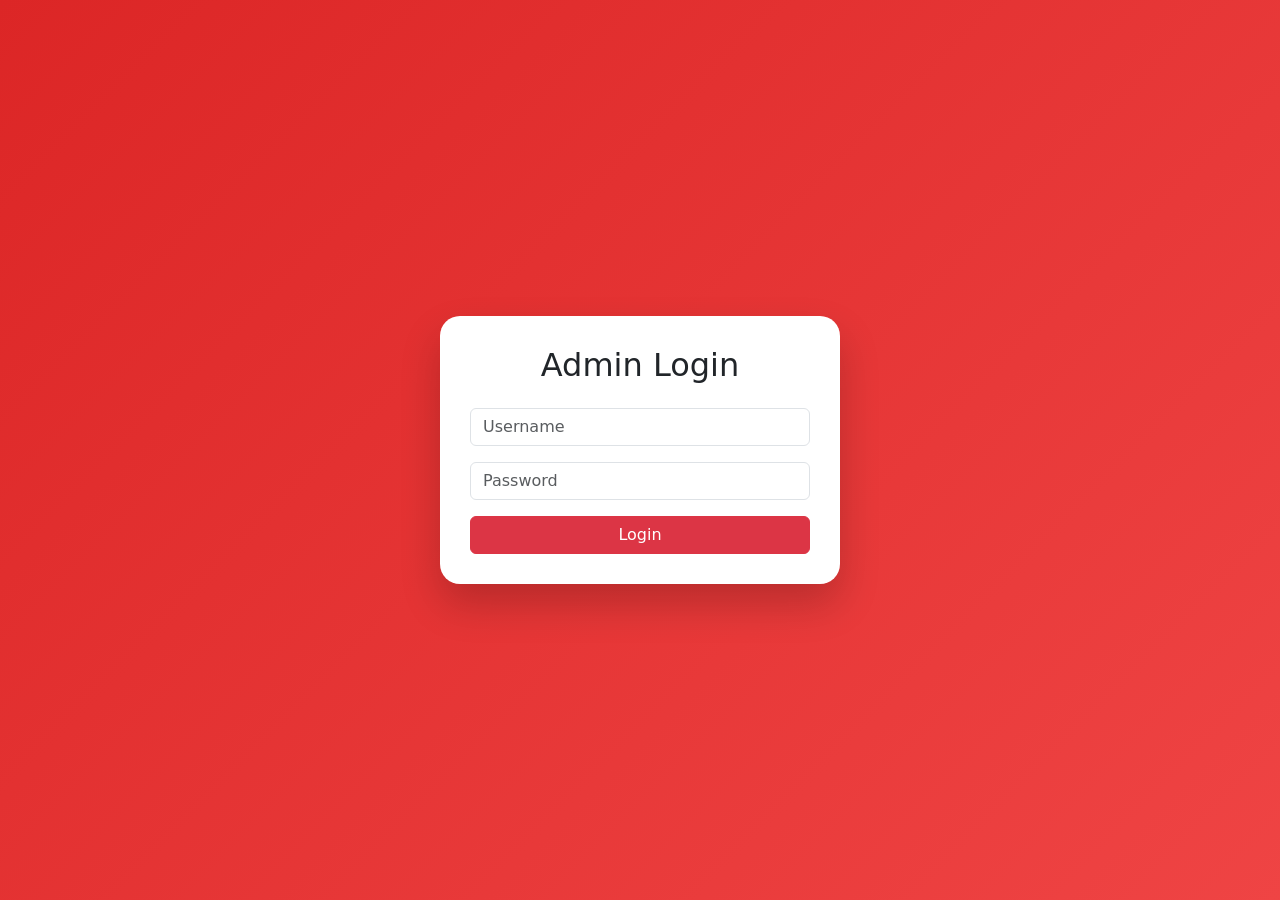
<file: admin/login.html>
<!DOCTYPE html>
<html>

<head>

<title>Admin Login</title>

<link href="https://cdn.jsdelivr.net/npm/bootstrap@5.3.7/dist/css/bootstrap.min.css"
rel="stylesheet">

<style>

body{

height:100vh;

display:flex;

justify-content:center;

align-items:center;

background:linear-gradient(
135deg,
#dc2626,
#ef4444
);

}

.card{

border:none;

border-radius:20px;

padding:30px;

width:400px;

box-shadow:0 20px 40px rgba(0,0,0,.2);

}

</style>

</head>

<body>

<div class="card">

<h2 class="text-center mb-4">

Admin Login

</h2>

<input
type="text"
id="username"
class="form-control mb-3"
placeholder="Username">

<input
type="password"
id="password"
class="form-control mb-3"
placeholder="Password">

<button
class="btn btn-danger w-100"
onclick="login()">

Login

</button>

</div>

<script>

function login(){

let user=document.getElementById("username").value;

let pass=document.getElementById("password").value;

if(user=="admin" && pass=="123456"){

localStorage.setItem("admin","true");

window.location.href="dashboard.html";

}
else{

alert("Username atau password salah!");

}

}

</script>

</body>
</html>
</file>
<file: css/style.css>
*{
    margin:0;
    padding:0;
    box-sizing:border-box;
    font-family:'Poppins',sans-serif;
}

body{
    background:#f8f9fa;
}

.navbar-brand{
    font-size:30px;
}

.hero{
    padding:90px 0;
    background:linear-gradient(135deg,#b31217,#e52d27);
    color:white;
}

.hero h1{
    font-size:52px;
    font-weight:700;
}

.hero p{
    margin:25px 0;
    font-size:18px;
}

.hero img{
    max-width:100%;
}

.card{
    border:none;
    border-radius:18px;
    transition:.3s;
}

.card:hover{
    transform:translateY(-8px);
    box-shadow:0 15px 35px rgba(0,0,0,.15);
}

footer{
    margin-top:50px;
}

/* Efek Zoom in saat pop-up muncul */
.modal.fade .modal-dialog {
    transform: scale(0.7); /* Awalnya kecil */
    transition: transform 0.3s ease-out;
}
.modal.show .modal-dialog {
    transform: scale(1); /* Membesar ke ukuran normal */
}

.secret-admin{
    position:fixed;
    bottom:10px;
    left:10px;

    opacity:0.05;

    color:black;

    text-decoration:none;

    transition:0.3s;
}

.secret-admin:hover{
    opacity:1;
}

/* ======================
JABATAN BADGE
====================== */

.jabatan-badge{

    background:linear-gradient(
        135deg,
        #dc2626,
        #ef4444
    );

    color:white;

    padding:8px 16px;

    border-radius:30px;

    font-size:13px;

    font-weight:600;

    display:inline-block;

    box-shadow:
    0 5px 15px
    rgba(220,38,38,.3);

}

/* ======================
   MATH TOOLS SECTION
====================== */

.math-tools-section {
    background: #f8f9fa;
}

.math-card {
    background: linear-gradient(
        135deg,
        #dc3545,
        #a61e2d
    );

    border-radius: 30px;
    padding: 60px;
    position: relative;
    box-shadow:
        0 20px 50px rgba(220,53,69,.25);
}

.math-btn {
    border-radius: 50px;
    transition: .4s;
    font-weight: 600;
}

.math-btn:hover {
    transform: translateY(-5px);
    box-shadow:
        0 15px 30px rgba(255,255,255,.3);
}

.floating-icon {
    position: absolute;
    color: rgba(255,255,255,.15);
    font-size: 3rem;
    animation: floatMath 4s infinite ease-in-out;
}

.icon-1 {
    top: 20px;
    right: 100px;
}

.icon-2 {
    bottom: 30px;
    left: 50%;
    animation-delay: 1s;
}

.icon-3 {
    top: 50%;
    right: 30px;
    animation-delay: 2s;
}

@keyframes floatMath {

    0%,100%{
        transform:
        translateY(0px)
        rotate(0deg);
    }

    50%{
        transform:
        translateY(-15px)
        rotate(10deg);
    }

}

.math-preview {
    animation: floatCard 5s infinite ease-in-out;
}

@keyframes floatCard {

    0%,100%{
        transform:translateY(0);
    }

    50%{
        transform:translateY(-10px);
    }

}

.calculator-mockup {

    background: rgba(255,255,255,.15);

    backdrop-filter: blur(20px);

    border: 1px solid rgba(255,255,255,.2);

    padding: 25px;

    border-radius: 25px;

    max-width: 280px;

    margin: auto;
}

.screen {

    background: rgba(255,255,255,.9);

    color: #dc3545;

    padding: 15px;

    border-radius: 15px;

    font-weight: bold;

    margin-bottom: 20px;

    font-size: 1.2rem;
}

.buttons-grid {

    display: grid;

    grid-template-columns: repeat(4,1fr);

    gap: 10px;
}

.buttons-grid span {

    background: rgba(255,255,255,.2);

    padding: 12px;

    border-radius: 12px;

    color: white;

    font-weight: bold;

    transition: .3s;
}

.buttons-grid span:hover {

    transform: scale(1.1);

    background: rgba(255,255,255,.3);
}
</file>
